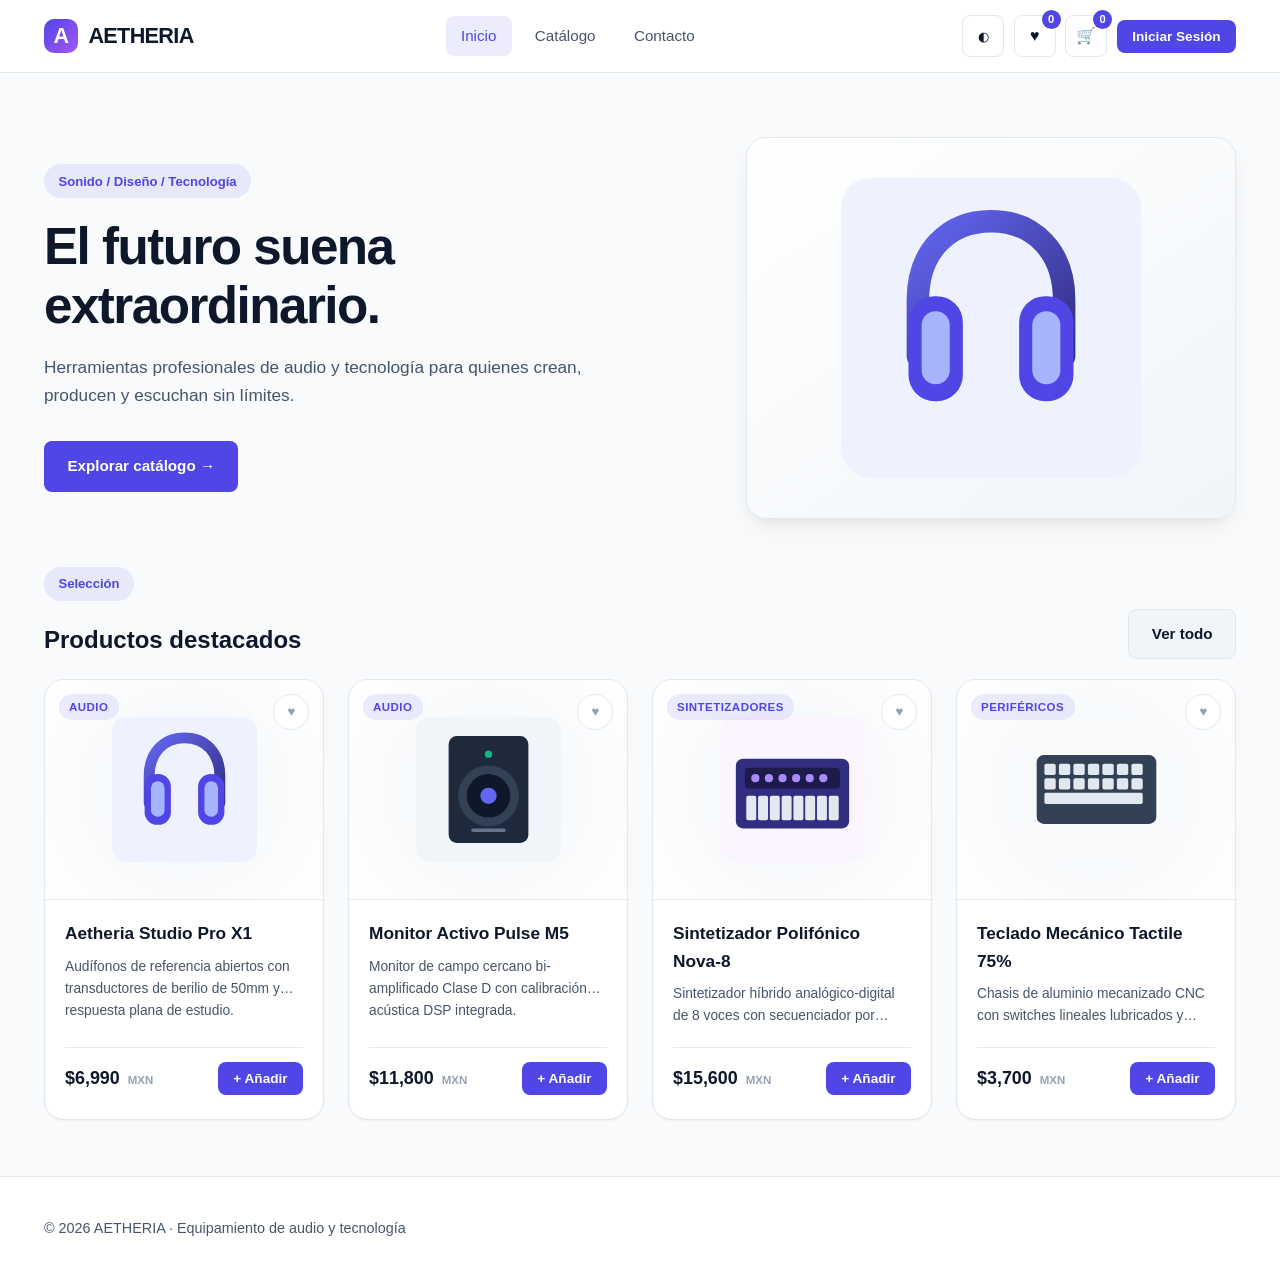
<file: index.html>
<!DOCTYPE html>
<html lang="es" data-theme="light">
<head>
  <meta charset="UTF-8"><meta name="viewport" content="width=device-width, initial-scale=1.0">
  <meta name="theme-color" content="#4f46e5"><title>AETHERIA — Equipamiento de Audio</title>
  <link rel="manifest" href="manifest.json">
  <link rel="stylesheet" href="css/variables.css"><link rel="stylesheet" href="css/base.css">
  <link rel="stylesheet" href="css/components.css"><link rel="stylesheet" href="css/pages.css">
</head>
<body>
  <header class="navbar"><div class="container nav-content">
    <a class="brand" href="index.html"><span class="brand-icon">A</span>AETHERIA</a>
    <nav class="nav-links"><a class="nav-link active" href="index.html">Inicio</a><a class="nav-link" href="catalogo.html">Catálogo</a><a class="nav-link" href="contacto.html">Contacto</a></nav>
    <div class="nav-actions"><button class="icon-btn" id="themeToggleBtn" title="Cambiar tema">◐</button><a class="icon-btn" href="carrito.html" title="Favoritos">♥<span class="badge" id="favBadge">0</span></a><a class="icon-btn" href="carrito.html" title="Carrito">🛒<span class="badge" id="cartBadge">0</span></a><div id="authHeaderArea"></div></div>
  </div></header>
  <main class="container">
    <section class="hero"><div><span class="hero-tag">Sonido / Diseño / Tecnología</span><h1>El futuro suena extraordinario.</h1><p>Herramientas profesionales de audio y tecnología para quienes crean, producen y escuchan sin límites.</p><a class="btn btn-primary" href="catalogo.html">Explorar catálogo →</a></div><div class="hero-visual"><img src="img/p1.svg" alt="Audífonos Aetheria" style="width:min(300px,85%); height:auto;"></div></section>
    <section><div style="display:flex;justify-content:space-between;align-items:end;margin-bottom:1.25rem"><div><span class="hero-tag">Selección</span><h2>Productos destacados</h2></div><a class="btn btn-secondary" href="catalogo.html">Ver todo</a></div><div class="product-grid" id="featuredProductsGrid"></div></section>
  </main>
  <footer><div class="container">© 2026 AETHERIA · Equipamiento de audio y tecnología</div></footer>
  <div id="globalModalsContainer"></div><div class="toast-container" id="toastContainer"></div>
  <script src="js/main.js"></script><script src="js/inicio.js"></script>
</body></html>
</file>
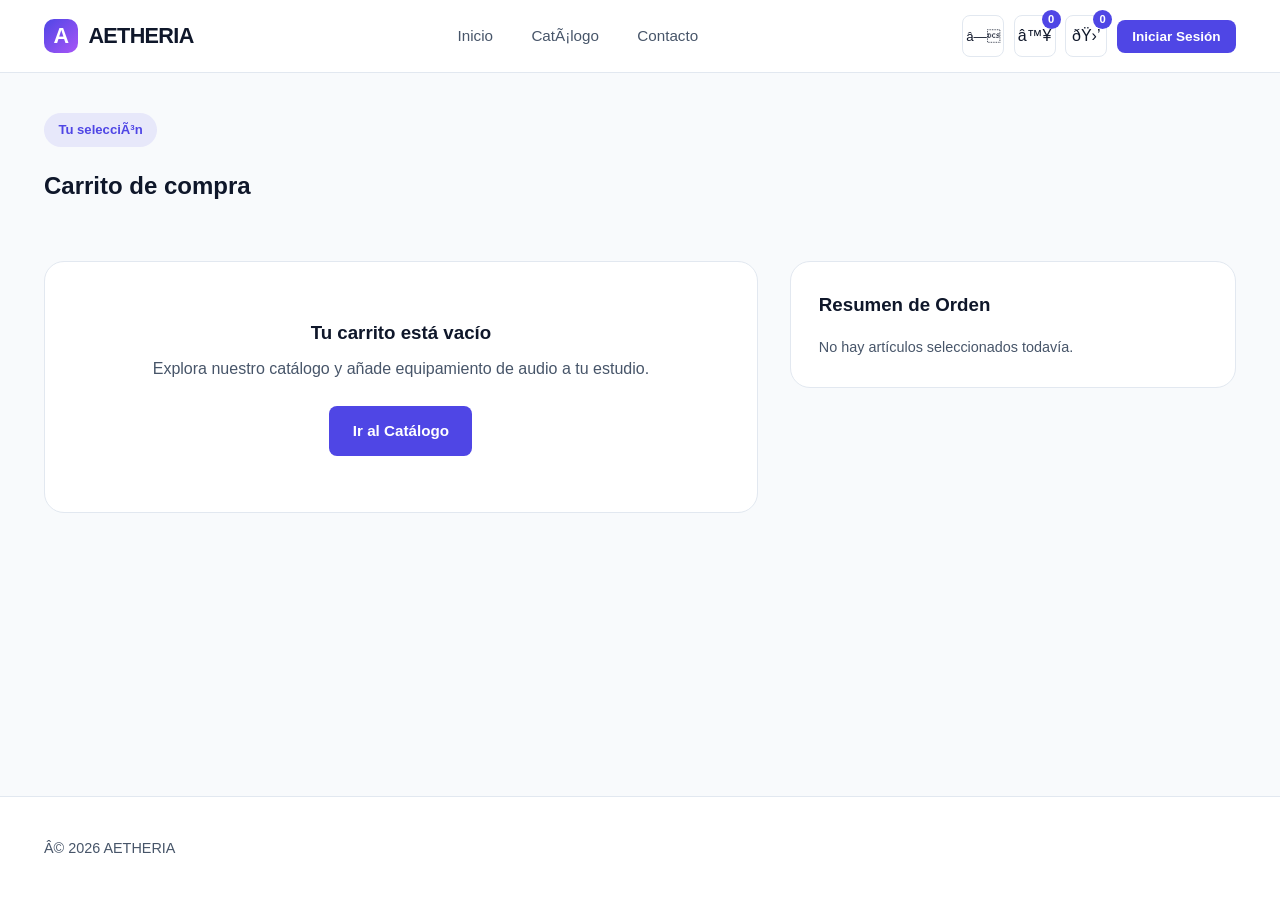
<file: carrito.html>
<!DOCTYPE html>
<html lang="es" data-theme="light"><head><meta charset="UTF-8"><meta name="viewport" content="width=device-width, initial-scale=1.0"><title>Carrito â€” AETHERIA</title><link rel="manifest" href="manifest.json"><meta name="theme-color" content="#4f46e5"><link rel="stylesheet" href="css/variables.css"><link rel="stylesheet" href="css/base.css"><link rel="stylesheet" href="css/components.css"><link rel="stylesheet" href="css/pages.css"></head><body>
<header class="navbar"><div class="container nav-content"><a class="brand" href="index.html"><span class="brand-icon">A</span>AETHERIA</a><nav class="nav-links"><a class="nav-link" href="index.html">Inicio</a><a class="nav-link" href="catalogo.html">CatÃ¡logo</a><a class="nav-link" href="contacto.html">Contacto</a></nav><div class="nav-actions"><button class="icon-btn" id="themeToggleBtn">â—</button><a class="icon-btn" href="catalogo.html?favs=1">â™¥<span class="badge" id="favBadge">0</span></a><a class="icon-btn active" href="carrito.html">ðŸ›’<span class="badge" id="cartBadge">0</span></a><div id="authHeaderArea"></div></div></div></header>
<main class="container"><section class="catalog-header"><span class="hero-tag">Tu selecciÃ³n</span><h1>Carrito de compra</h1></section><div class="cart-layout"><div id="cartItemsContainer"></div><aside class="summary-box" id="cartSummaryBox"></aside></div></main>
<div class="modal-backdrop" id="checkoutModal"><div class="modal-card"><div class="modal-header"><h2>Datos de envÃ­o</h2><button class="icon-btn" id="closeCheckoutBtn">âœ•</button></div><form id="checkoutAddressForm"><div class="form-group"><label>Nombre completo *</label><input id="shipName" class="form-control" required></div><div class="form-group"><label>DirecciÃ³n *</label><input id="shipStreet" class="form-control" required></div><div class="form-group"><label>Ciudad *</label><input id="shipCity" class="form-control" required></div><div class="form-group"><label>TelÃ©fono *</label><input id="shipPhone" class="form-control" required minlength="10"></div><div style="display:flex;gap:.75rem"><button type="submit" class="btn btn-primary" style="flex:1">Confirmar pedido</button><button type="button" class="btn btn-secondary" id="cancelCheckoutBtn">Cancelar</button></div></form></div></div>
<footer><div class="container">Â© 2026 AETHERIA</div></footer><div id="globalModalsContainer"></div><div class="toast-container" id="toastContainer"></div><script src="js/main.js"></script><script src="js/carrito.js"></script></body></html>
</file>
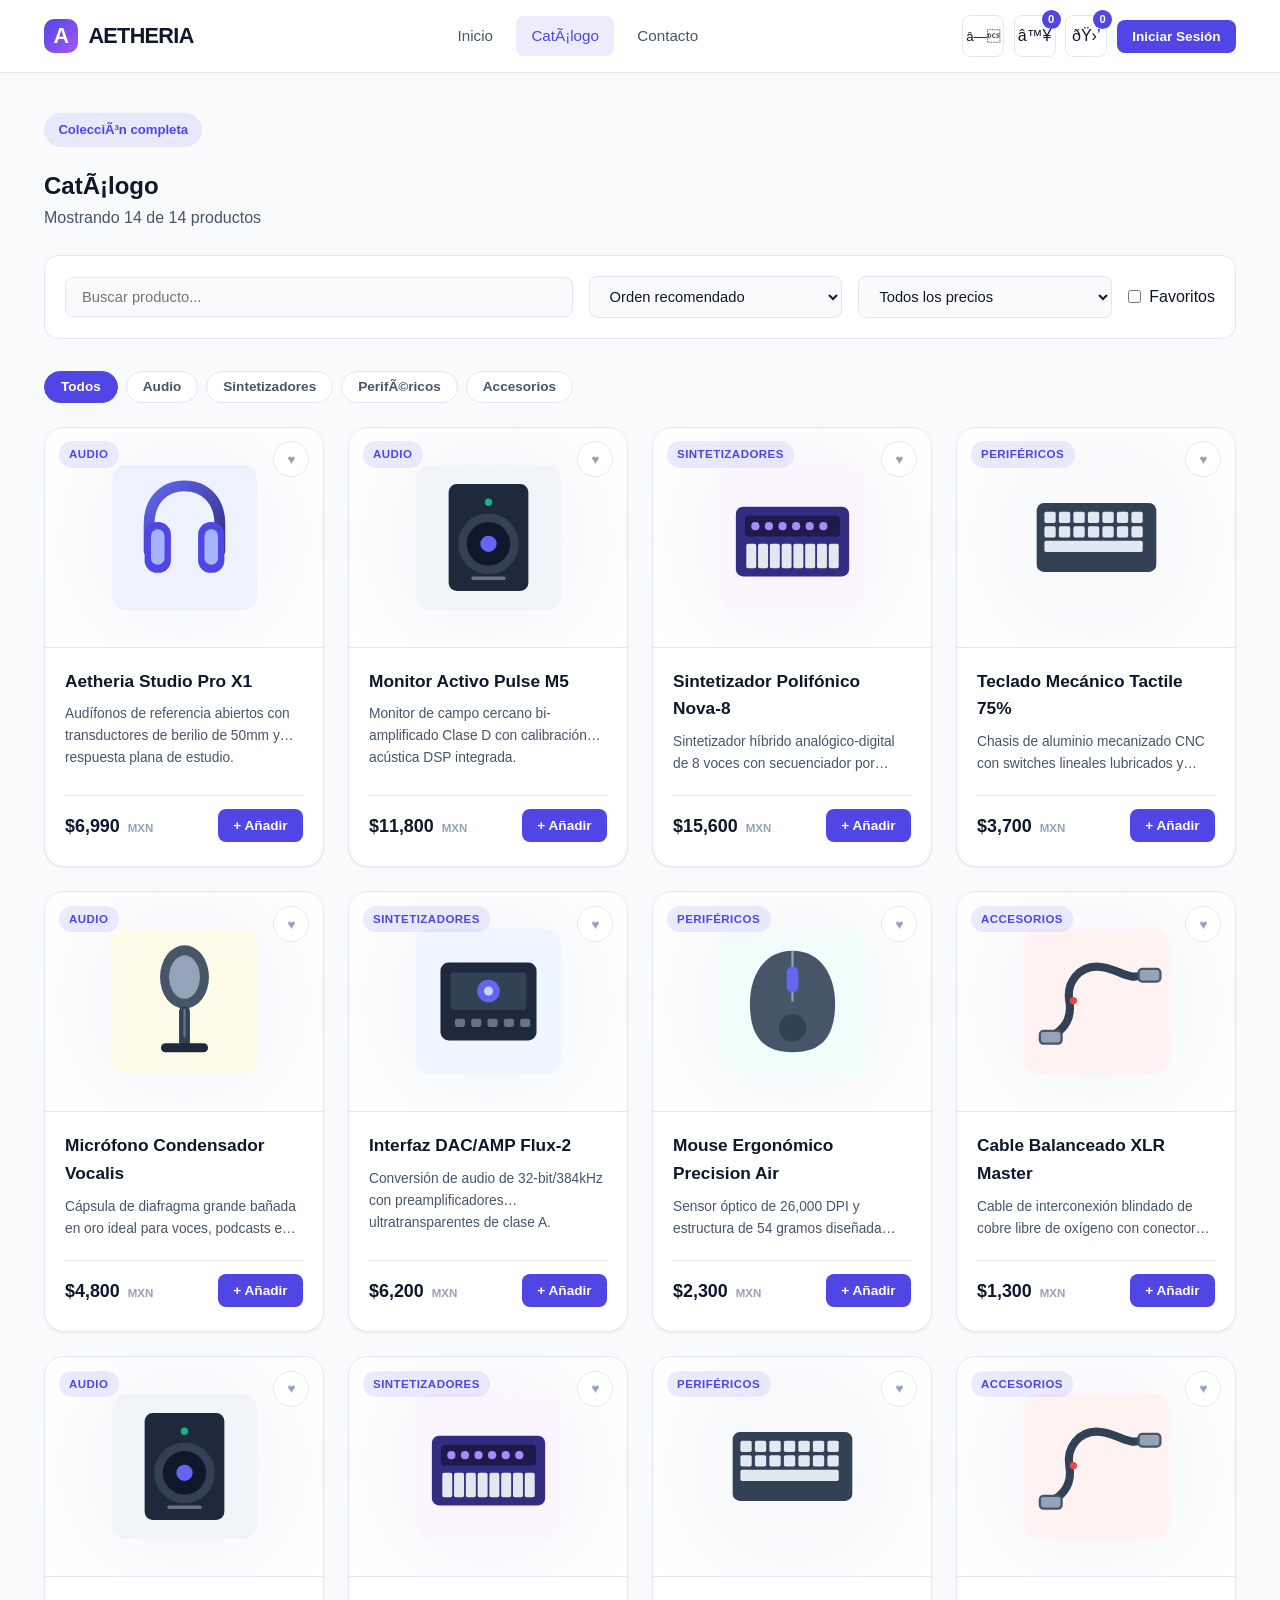
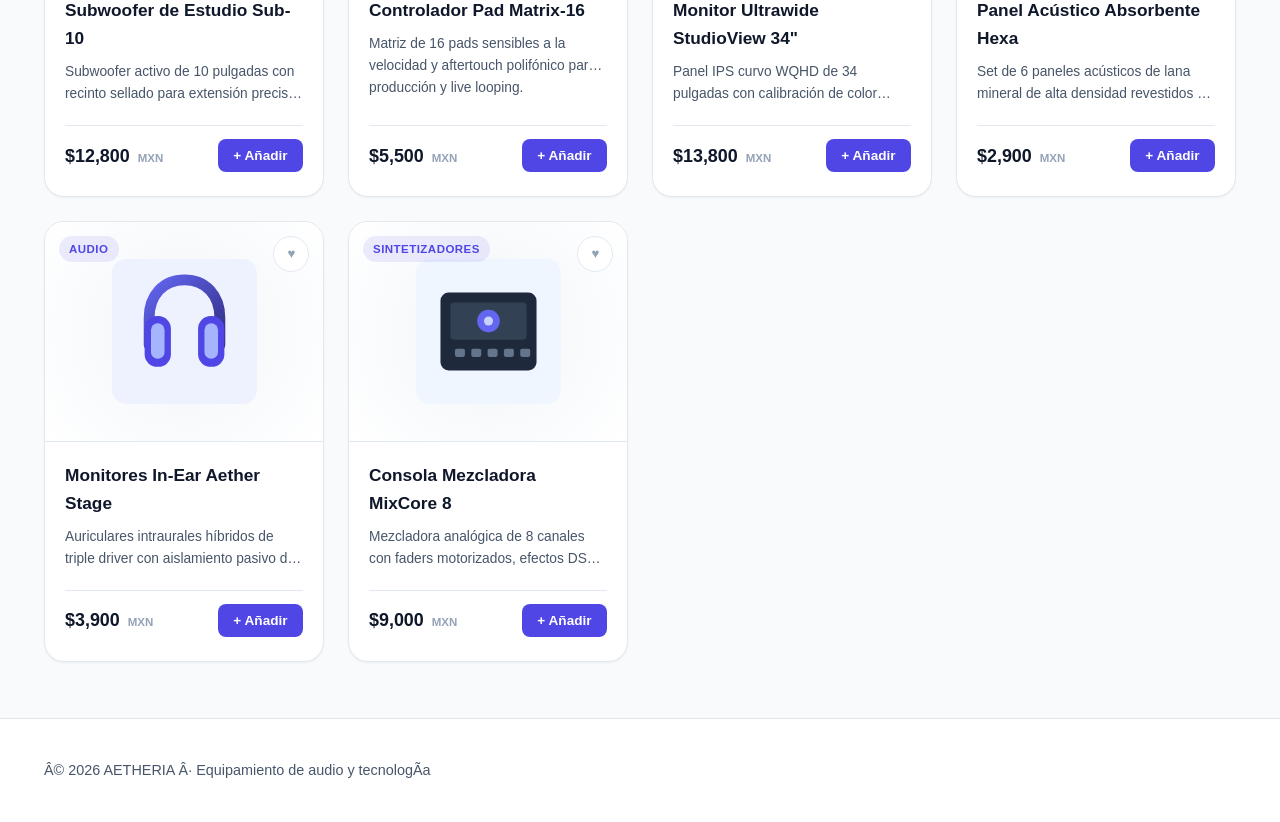
<file: catalogo.html>
<!DOCTYPE html>
<html lang="es" data-theme="light"><head><meta charset="UTF-8"><meta name="viewport" content="width=device-width, initial-scale=1.0"><title>CatÃ¡logo â€” AETHERIA</title><link rel="manifest" href="manifest.json"><meta name="theme-color" content="#4f46e5"><link rel="stylesheet" href="css/variables.css"><link rel="stylesheet" href="css/base.css"><link rel="stylesheet" href="css/components.css"><link rel="stylesheet" href="css/pages.css"></head><body>
<header class="navbar"><div class="container nav-content"><a class="brand" href="index.html"><span class="brand-icon">A</span>AETHERIA</a><nav class="nav-links"><a class="nav-link" href="index.html">Inicio</a><a class="nav-link active" href="catalogo.html">CatÃ¡logo</a><a class="nav-link" href="contacto.html">Contacto</a></nav><div class="nav-actions"><button class="icon-btn" id="themeToggleBtn" title="Cambiar tema">â—</button><a class="icon-btn" href="catalogo.html?favs=1" title="Favoritos">â™¥<span class="badge" id="favBadge">0</span></a><a class="icon-btn" href="carrito.html" title="Carrito">ðŸ›’<span class="badge" id="cartBadge">0</span></a><div id="authHeaderArea"></div></div></div></header>
<main class="container"><section class="catalog-header"><span class="hero-tag">ColecciÃ³n completa</span><h1>CatÃ¡logo</h1><p id="catalogStats" style="color:var(--text-secondary)"></p></section>
<div class="filters-bar"><input id="searchInput" class="form-control" type="search" placeholder="Buscar producto..."><select id="sortSelect" class="form-control"><option value="default">Orden recomendado</option><option value="price-asc">Precio: menor a mayor</option><option value="price-desc">Precio: mayor a menor</option><option value="name-asc">Nombre Aâ€“Z</option></select><select id="priceRangeSelect" class="form-control"><option value="todos">Todos los precios</option><option value="under-4000">Menos de $4,000</option><option value="4000-10000">$4,000 â€“ $10,000</option><option value="over-10000">MÃ¡s de $10,000</option></select><label style="display:flex;gap:.5rem;align-items:center"><input id="favOnlyCheckbox" type="checkbox"> Favoritos</label></div>
<div class="filter-chips" id="categoryChips"><button class="chip active" data-cat="todos">Todos</button><button class="chip" data-cat="Audio">Audio</button><button class="chip" data-cat="Sintetizadores">Sintetizadores</button><button class="chip" data-cat="PerifÃ©ricos">PerifÃ©ricos</button><button class="chip" data-cat="Accesorios">Accesorios</button></div>
<div class="dev-toolbar" id="devCatalogToolbar"><strong>Modo desarrollador</strong><button class="btn btn-warning" onclick="DevManager.openProductModal()">ï¼‹ Agregar producto</button></div><div class="product-grid" id="catalogProductsGrid"></div></main>
<footer><div class="container">Â© 2026 AETHERIA Â· Equipamiento de audio y tecnologÃ­a</div></footer><div id="globalModalsContainer"></div><div class="toast-container" id="toastContainer"></div><script src="js/main.js"></script><script src="js/catalogo.js"></script></body></html>
</file>
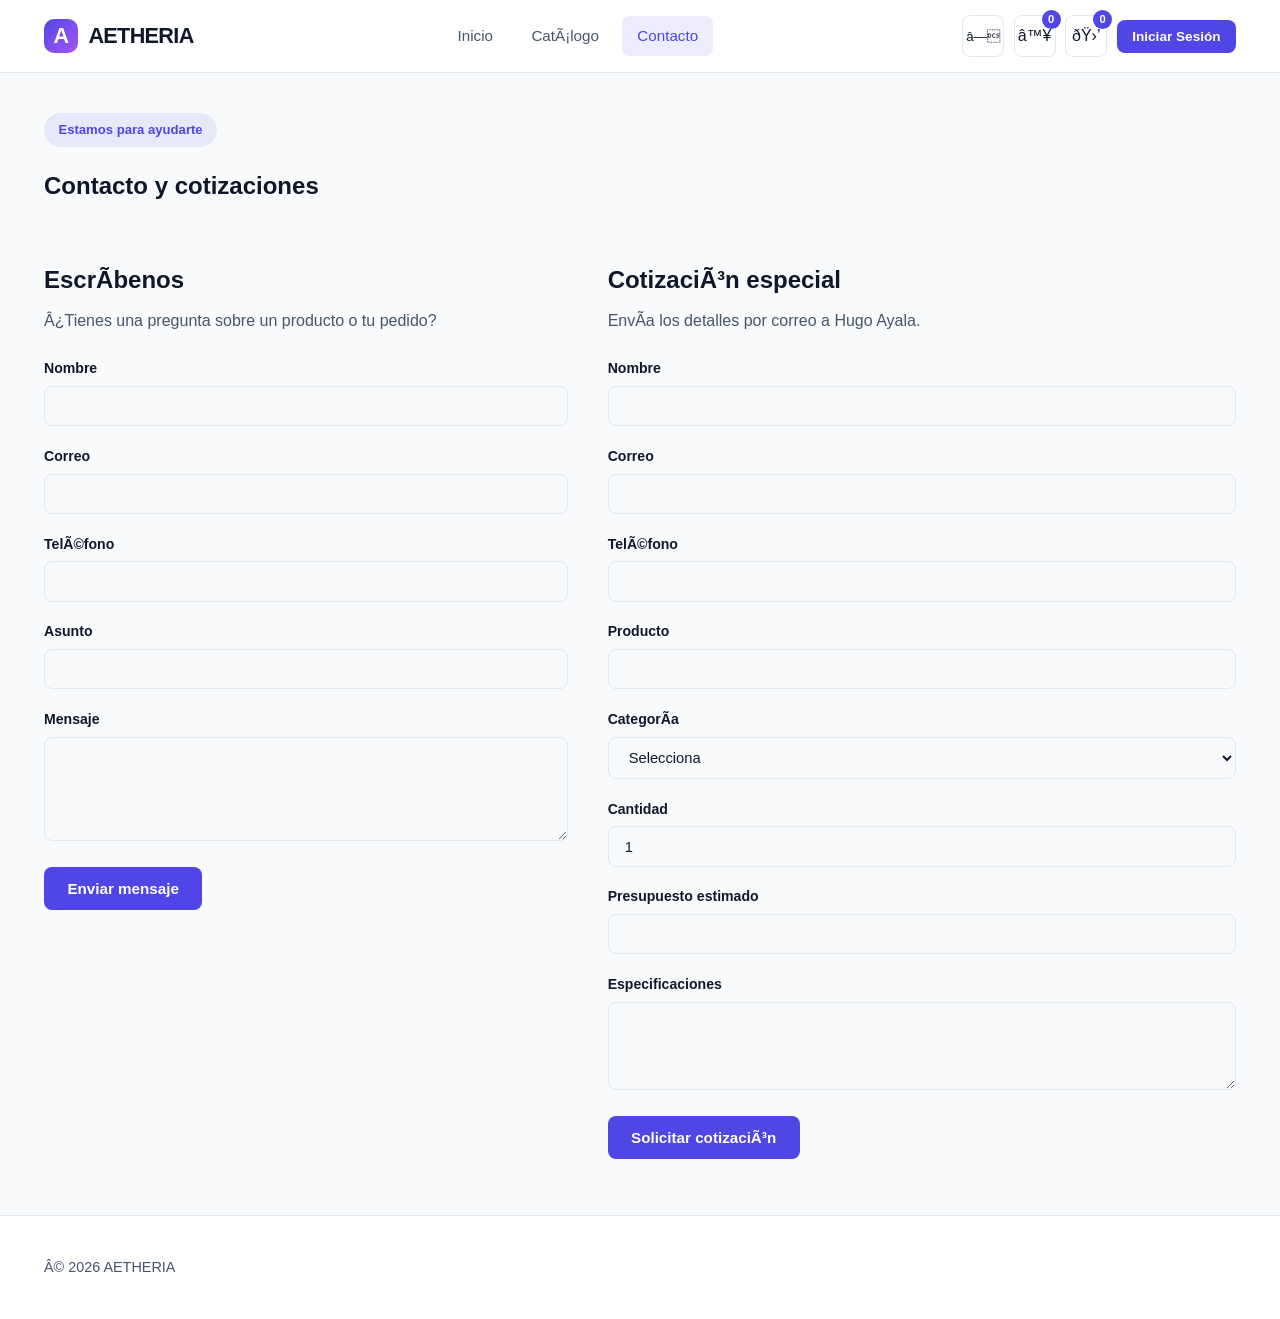
<file: contacto.html>
<!DOCTYPE html>
<html lang="es" data-theme="light"><head><meta charset="UTF-8"><meta name="viewport" content="width=device-width, initial-scale=1.0"><title>Contacto â€” AETHERIA</title><link rel="manifest" href="manifest.json"><meta name="theme-color" content="#4f46e5"><link rel="stylesheet" href="css/variables.css"><link rel="stylesheet" href="css/base.css"><link rel="stylesheet" href="css/components.css"><link rel="stylesheet" href="css/pages.css"></head><body>
<header class="navbar"><div class="container nav-content"><a class="brand" href="index.html"><span class="brand-icon">A</span>AETHERIA</a><nav class="nav-links"><a class="nav-link" href="index.html">Inicio</a><a class="nav-link" href="catalogo.html">CatÃ¡logo</a><a class="nav-link active" href="contacto.html">Contacto</a></nav><div class="nav-actions"><button class="icon-btn" id="themeToggleBtn">â—</button><a class="icon-btn" href="catalogo.html?favs=1">â™¥<span class="badge" id="favBadge">0</span></a><a class="icon-btn" href="carrito.html">ðŸ›’<span class="badge" id="cartBadge">0</span></a><div id="authHeaderArea"></div></div></div></header>
<main class="container"><section class="catalog-header"><span class="hero-tag">Estamos para ayudarte</span><h1>Contacto y cotizaciones</h1></section><div class="contact-grid"><section><h2>EscrÃ­benos</h2><p style="color:var(--text-secondary);margin:.5rem 0 1.5rem">Â¿Tienes una pregunta sobre un producto o tu pedido?</p><form id="contactForm"><div id="contactSuccessBanner" style="display:none;color:var(--success);margin-bottom:1rem">Mensaje listo para enviar.</div><div id="group-name" class="form-group"><label>Nombre</label><input id="contactName" class="form-control" minlength="3"><small class="error-msg">Ingresa al menos 3 caracteres.</small></div><div id="group-email" class="form-group"><label>Correo</label><input id="contactEmail" type="email" class="form-control"><small class="error-msg">Ingresa un correo vÃ¡lido.</small></div><div id="group-phone" class="form-group"><label>TelÃ©fono</label><input id="contactPhone" class="form-control"><small class="error-msg">Ingresa al menos 10 dÃ­gitos.</small></div><div id="group-subject" class="form-group"><label>Asunto</label><input id="contactSubject" class="form-control"><small class="error-msg">El asunto es obligatorio.</small></div><div id="group-message" class="form-group"><label>Mensaje</label><textarea id="contactMessage" class="form-control" rows="5"></textarea><small class="error-msg">Escribe al menos 15 caracteres.</small></div><button class="btn btn-primary" type="submit">Enviar mensaje</button></form></section><section><h2>CotizaciÃ³n especial</h2><p style="color:var(--text-secondary);margin:.5rem 0 1.5rem">EnvÃ­a los detalles por correo a Hugo Ayala.</p><form id="quoteForm"><div id="quoteSuccessBanner" style="display:none;color:var(--success);margin-bottom:1rem"></div><div id="quote-group-name" class="form-group"><label>Nombre</label><input id="quoteClientName" class="form-control"></div><div id="quote-group-email" class="form-group"><label>Correo</label><input id="quoteClientEmail" type="email" class="form-control"></div><div id="quote-group-phone" class="form-group"><label>TelÃ©fono</label><input id="quoteClientPhone" class="form-control"></div><div id="quote-group-product" class="form-group"><label>Producto</label><input id="quoteProductName" class="form-control"></div><div id="quote-group-category" class="form-group"><label>CategorÃ­a</label><select id="quoteCategory" class="form-control"><option value="">Selecciona</option><option>Audio</option><option>Sintetizadores</option><option>PerifÃ©ricos</option><option>Accesorios</option></select></div><div id="quote-group-qty" class="form-group"><label>Cantidad</label><input id="quoteQty" class="form-control" type="number" min="1" value="1"></div><div class="form-group"><label>Presupuesto estimado</label><input id="quoteBudget" class="form-control" type="number" min="0"></div><div id="quote-group-specs" class="form-group"><label>Especificaciones</label><textarea id="quoteSpecs" class="form-control" rows="4"></textarea></div><button class="btn btn-primary" type="submit">Solicitar cotizaciÃ³n</button></form></section></div></main>
<footer><div class="container">Â© 2026 AETHERIA</div></footer><div id="globalModalsContainer"></div><div class="toast-container" id="toastContainer"></div><script src="js/main.js"></script><script src="js/contacto.js"></script></body></html>
</file>
<file: css/variables.css>
:root {
    --bg-primary: #f8fafc;
    --bg-secondary: #ffffff;
    --bg-tertiary: #f1f5f9;
    --text-primary: #0f172a;
    --text-secondary: #475569;
    --text-muted: #94a3b8;
    --accent-primary: #4f46e5;
    --accent-hover: #4338ca;
    --accent-soft: rgba(79, 70, 229, 0.1);
    --border-color: #e2e8f0;
    --shadow-sm: 0 1px 2px 0 rgba(0, 0, 0, 0.05);
    --shadow-md: 0 4px 6px -1px rgba(0, 0, 0, 0.08), 0 2px 4px -2px rgba(0, 0, 0, 0.05);
    --shadow-lg: 0 10px 25px -5px rgba(0, 0, 0, 0.08), 0 8px 10px -6px rgba(0, 0, 0, 0.04);
    --success: #10b981;
    --danger: #ef4444;
    --warning: #f59e0b;
    --radius-sm: 0.5rem;
    --radius-md: 0.875rem;
    --radius-lg: 1.25rem;
    --transition: all 0.25s cubic-bezier(0.4, 0, 0.2, 1);
}

[data-theme="dark"] {
    --bg-primary: #090d16;
    --bg-secondary: #111827;
    --bg-tertiary: #1e293b;
    --text-primary: #f8fafc;
    --text-secondary: #cbd5e1;
    --text-muted: #64748b;
    --accent-primary: #6366f1;
    --accent-hover: #818cf8;
    --accent-soft: rgba(99, 102, 241, 0.16);
    --border-color: #1e293b;
    --shadow-sm: 0 1px 2px 0 rgba(0, 0, 0, 0.3);
    --shadow-md: 0 4px 6px -1px rgba(0, 0, 0, 0.4);
    --shadow-lg: 0 15px 30px -5px rgba(0, 0, 0, 0.55);
}
</file>
<file: css/base.css>
* {
    margin: 0;
    padding: 0;
    box-sizing: border-box;
}

body {
    font-family: 'Inter', -apple-system, BlinkMacSystemFont, sans-serif;
    background-color: var(--bg-primary);
    color: var(--text-primary);
    line-height: 1.6;
    transition: background-color 0.3s ease, color 0.3s ease;
    min-height: 100vh;
    display: flex;
    flex-direction: column;
    overflow-x: hidden;
}

a {
    text-decoration: none;
    color: inherit;
}

button, input, select, textarea {
    font-family: inherit;
}

.container {
    width: 100%;
    max-width: 1240px;
    margin: 0 auto;
    padding: 0 1.5rem;
}

main {
    flex: 1;
    padding-bottom: 6rem;
}

footer {
    background-color: var(--bg-secondary);
    border-top: 1px solid var(--border-color);
    padding: 2.5rem 0;
    margin-top: 3.5rem;
    color: var(--text-secondary);
    font-size: 0.9rem;
}
</file>
<file: css/components.css>
.navbar {
    position: sticky;
    top: 0;
    z-index: 100;
    background: var(--bg-secondary);
    border-bottom: 1px solid var(--border-color);
    backdrop-filter: blur(12px);
}

.nav-content {
    display: flex;
    align-items: center;
    justify-content: space-between;
    height: 4.5rem;
    gap: 1rem;
}

.brand {
    display: flex;
    align-items: center;
    gap: 0.65rem;
    font-weight: 800;
    font-size: 1.35rem;
    letter-spacing: -0.03em;
    cursor: pointer;
}

.brand-icon {
    width: 34px;
    height: 34px;
    background: linear-gradient(135deg, var(--accent-primary), #a855f7);
    border-radius: 10px;
    display: grid;
    place-items: center;
    color: white;
}

.nav-links {
    display: flex;
    align-items: center;
    gap: 0.5rem;
}

.nav-link {
    padding: 0.5rem 0.95rem;
    border-radius: var(--radius-sm);
    font-weight: 500;
    font-size: 0.95rem;
    color: var(--text-secondary);
    transition: var(--transition);
    cursor: pointer;
    border: none;
    background: transparent;
}

.nav-link:hover, .nav-link.active {
    color: var(--accent-primary);
    background-color: var(--accent-soft);
}

.nav-actions {
    display: flex;
    align-items: center;
    gap: 0.6rem;
}

.icon-btn {
    position: relative;
    width: 42px;
    height: 42px;
    border-radius: var(--radius-sm);
    border: 1px solid var(--border-color);
    background-color: var(--bg-secondary);
    color: var(--text-primary);
    display: grid;
    place-items: center;
    cursor: pointer;
    transition: var(--transition);
}

.icon-btn:hover {
    border-color: var(--accent-primary);
    color: var(--accent-primary);
    transform: translateY(-1px);
}

.badge {
    position: absolute;
    top: -6px;
    right: -6px;
    background-color: var(--accent-primary);
    color: #ffffff;
    font-size: 0.7rem;
    font-weight: 700;
    min-width: 19px;
    height: 19px;
    border-radius: 999px;
    display: grid;
    place-items: center;
    padding: 0 5px;
}

.btn {
    display: inline-flex;
    align-items: center;
    justify-content: center;
    gap: 0.5rem;
    padding: 0.75rem 1.4rem;
    border-radius: var(--radius-sm);
    font-weight: 600;
    font-size: 0.95rem;
    cursor: pointer;
    transition: var(--transition);
    border: 1px solid transparent;
}

.btn-primary {
    background-color: var(--accent-primary);
    color: #ffffff;
}

.btn-primary:hover {
    background-color: var(--accent-hover);
    transform: translateY(-1px);
    box-shadow: 0 6px 18px rgba(79, 70, 229, 0.3);
}

.btn-secondary {
    background-color: var(--bg-tertiary);
    color: var(--text-primary);
    border-color: var(--border-color);
}

.btn-secondary:hover {
    border-color: var(--accent-primary);
    color: var(--accent-primary);
}

.btn-warning {
    background-color: var(--warning);
    color: #0f172a;
}

.btn-danger {
    background-color: var(--danger);
    color: #ffffff;
}

.btn-sm {
    padding: 0.5rem 0.9rem;
    font-size: 0.85rem;
}

.product-grid {
    display: grid;
    grid-template-columns: repeat(auto-fill, minmax(265px, 1fr));
    gap: 1.5rem;
}

.product-card {
    background-color: var(--bg-secondary);
    border: 1px solid var(--border-color);
    border-radius: var(--radius-lg);
    overflow: hidden;
    display: flex;
    flex-direction: column;
    transition: var(--transition);
    box-shadow: var(--shadow-sm);
    position: relative;
}

.product-card:hover {
    transform: translateY(-5px);
    box-shadow: var(--shadow-lg);
    border-color: var(--accent-primary);
}

.product-media {
    position: relative;
    background: radial-gradient(circle at center, var(--bg-tertiary) 0%, var(--bg-secondary) 100%);
    padding: 1.75rem;
    height: 220px;
    display: flex;
    align-items: center;
    justify-content: center;
    cursor: pointer;
    border-bottom: 1px solid var(--border-color);
}

.product-media img, .product-media svg {
    width: 145px;
    height: 145px;
    object-fit: contain;
    transition: transform 0.35s ease;
}

.product-card:hover .product-media img,
.product-card:hover .product-media svg {
    transform: scale(1.07);
}

.fav-btn {
    position: absolute;
    top: 0.85rem;
    right: 0.85rem;
    width: 36px;
    height: 36px;
    border-radius: 50%;
    background: var(--bg-secondary);
    border: 1px solid var(--border-color);
    color: var(--text-muted);
    display: grid;
    place-items: center;
    cursor: pointer;
    transition: var(--transition);
    z-index: 2;
}

.fav-btn.active, .fav-btn:hover {
    color: var(--danger);
    border-color: var(--danger);
    transform: scale(1.08);
}

.category-pill {
    position: absolute;
    top: 0.85rem;
    left: 0.85rem;
    background: var(--accent-soft);
    color: var(--accent-primary);
    font-size: 0.72rem;
    font-weight: 700;
    text-transform: uppercase;
    letter-spacing: 0.04em;
    padding: 0.25rem 0.65rem;
    border-radius: 999px;
}

.product-body {
    padding: 1.25rem;
    display: flex;
    flex-direction: column;
    flex: 1;
    gap: 0.5rem;
}

.product-title {
    font-size: 1.08rem;
    font-weight: 700;
    cursor: pointer;
    transition: color 0.2s;
}

.product-title:hover {
    color: var(--accent-primary);
}

.product-desc {
    font-size: 0.86rem;
    color: var(--text-secondary);
    display: -webkit-box;
    -webkit-line-clamp: 2;
    -webkit-box-orient: vertical;
    overflow: hidden;
    flex: 1;
}

.product-footer {
    display: flex;
    align-items: center;
    justify-content: space-between;
    gap: 0.75rem;
    margin-top: 0.75rem;
    padding-top: 0.85rem;
    padding-bottom: 0.25rem;
    border-top: 1px solid var(--border-color);
}

.product-price {
    font-size: 1.12rem;
    font-weight: 800;
    color: var(--text-primary);
    line-height: 1.25;
    white-space: nowrap;
}

.product-price small {
    display: inline-block;
    font-size: 0.72rem;
    font-weight: 600;
    color: var(--text-muted);
    margin-left: 3px;
}

.role-pill {
    display: inline-flex;
    align-items: center;
    gap: 0.35rem;
    padding: 0.3rem 0.7rem;
    border-radius: 999px;
    font-size: 0.78rem;
    font-weight: 700;
    background: var(--accent-soft);
    color: var(--accent-primary);
    white-space: nowrap;
}

.role-pill.dev {
    background: rgba(245, 158, 11, 0.16);
    color: var(--warning);
}

.dev-toolbar {
    display: none;
    background: var(--bg-secondary);
    border: 1px dashed var(--warning);
    border-radius: var(--radius-md);
    padding: 1rem 1.25rem;
    margin-bottom: 1.5rem;
    align-items: center;
    justify-content: space-between;
    flex-wrap: wrap;
    gap: 1rem;
}

.dev-toolbar.visible {
    display: flex;
}

.dev-card-actions {
    display: flex;
    gap: 0.45rem;
    margin-top: 0.65rem;
    padding-top: 0.65rem;
    border-top: 1px dashed var(--border-color);
}

/* Modales limpios sin barras de scroll innecesarias */
.modal-backdrop {
    position: fixed;
    inset: 0;
    background: rgba(9, 13, 22, 0.72);
    backdrop-filter: blur(5px);
    display: none;
    align-items: center;
    justify-content: center;
    z-index: 500;
    padding: 1rem;
    overflow-y: auto;
}

.modal-backdrop.open {
    display: flex;
}

.modal-card {
    background: var(--bg-secondary);
    border: 1px solid var(--border-color);
    border-radius: var(--radius-lg);
    width: 100%;
    max-width: 480px;
    padding: 1.75rem;
    box-shadow: var(--shadow-lg);
    overflow: visible;
    margin: auto;
}

.modal-header {
    display: flex;
    justify-content: space-between;
    align-items: center;
    gap: 1rem;
    margin-bottom: 1.25rem;
}

.modal-header h2 {
    font-size: 1.35rem;
    font-weight: 800;
    white-space: nowrap;
}

.toast-container {
    position: fixed;
    bottom: 1.5rem;
    right: 1.5rem;
    z-index: 999;
    display: flex;
    flex-direction: column;
    gap: 0.6rem;
}

.toast {
    background-color: var(--bg-secondary);
    color: var(--text-primary);
    border: 1px solid var(--border-color);
    border-left: 4px solid var(--accent-primary);
    padding: 0.9rem 1.25rem;
    border-radius: var(--radius-sm);
    box-shadow: var(--shadow-lg);
    font-size: 0.9rem;
    font-weight: 500;
}
</file>
<file: css/pages.css>
.hero {
    padding: 4rem 0 3rem;
    display: grid;
    grid-template-columns: 1.15fr 0.85fr;
    gap: 2.5rem;
    align-items: center;
}

.hero-tag {
    display: inline-flex;
    align-items: center;
    gap: 0.5rem;
    background: var(--accent-soft);
    color: var(--accent-primary);
    padding: 0.4rem 0.9rem;
    border-radius: 999px;
    font-size: 0.82rem;
    font-weight: 700;
    margin-bottom: 1.25rem;
}

.hero h1 {
    font-size: clamp(2.1rem, 4vw, 3.3rem);
    font-weight: 800;
    line-height: 1.15;
    letter-spacing: -0.03em;
    margin-bottom: 1.15rem;
}

.hero p {
    color: var(--text-secondary);
    font-size: 1.08rem;
    margin-bottom: 2rem;
    max-width: 540px;
}

.hero-visual {
    background: linear-gradient(145deg, var(--bg-secondary), var(--bg-tertiary));
    border: 1px solid var(--border-color);
    border-radius: var(--radius-lg);
    padding: 2.5rem;
    display: flex;
    flex-direction: column;
    align-items: center;
    justify-content: center;
    box-shadow: var(--shadow-lg);
}

.catalog-header {
    padding: 2.5rem 0 1.5rem;
}

.filters-bar {
    background-color: var(--bg-secondary);
    border: 1px solid var(--border-color);
    border-radius: var(--radius-md);
    padding: 1.25rem;
    margin-bottom: 2rem;
    display: grid;
    grid-template-columns: 2fr 1fr 1fr auto;
    gap: 1rem;
    align-items: center;
}

.form-control {
    width: 100%;
    padding: 0.7rem 1rem;
    border-radius: var(--radius-sm);
    border: 1px solid var(--border-color);
    background-color: var(--bg-primary);
    color: var(--text-primary);
    font-size: 0.92rem;
    transition: var(--transition);
}

.form-control:focus {
    outline: none;
    border-color: var(--accent-primary);
    box-shadow: 0 0 0 3px var(--accent-soft);
}

.filter-chips {
    display: flex;
    flex-wrap: wrap;
    gap: 0.5rem;
    margin-bottom: 1.5rem;
}

.chip {
    padding: 0.45rem 1rem;
    border-radius: 999px;
    border: 1px solid var(--border-color);
    background: var(--bg-secondary);
    color: var(--text-secondary);
    font-size: 0.85rem;
    font-weight: 600;
    cursor: pointer;
    transition: var(--transition);
}

.chip.active, .chip:hover {
    background: var(--accent-primary);
    color: #ffffff;
    border-color: var(--accent-primary);
}

.product-detail-card {
    margin-top: 2rem;
    background: var(--bg-secondary);
    border: 1px solid var(--border-color);
    border-radius: var(--radius-lg);
    padding: 2.5rem;
    display: grid;
    grid-template-columns: 1fr 1.1fr;
    gap: 3rem;
    align-items: center;
}

.detail-artwork {
    background: var(--bg-tertiary);
    border-radius: var(--radius-md);
    padding: 3rem;
    display: grid;
    place-items: center;
}

.detail-artwork img {
    width: 240px;
    height: 240px;
    object-fit: contain;
}

.specs-list {
    list-style: none;
    margin: 1.5rem 0;
    display: grid;
    grid-template-columns: repeat(2, 1fr);
    gap: 0.75rem;
}

.specs-list li {
    background: var(--bg-primary);
    padding: 0.7rem 1rem;
    border-radius: var(--radius-sm);
    border: 1px solid var(--border-color);
    font-size: 0.85rem;
}

.cart-layout {
    display: grid;
    grid-template-columns: 1.6fr 1fr;
    gap: 2rem;
    margin-top: 2rem;
    align-items: start;
}

.cart-item {
    background: var(--bg-secondary);
    border: 1px solid var(--border-color);
    border-radius: var(--radius-md);
    padding: 1.15rem;
    display: flex;
    align-items: center;
    gap: 1.25rem;
    margin-bottom: 1rem;
}

.cart-item-img {
    width: 72px;
    height: 72px;
    background: var(--bg-tertiary);
    border-radius: var(--radius-sm);
    padding: 0.6rem;
    object-fit: contain;
    flex-shrink: 0;
}

.qty-controls {
    display: flex;
    align-items: center;
    gap: 0.5rem;
    background: var(--bg-primary);
    border: 1px solid var(--border-color);
    border-radius: var(--radius-sm);
    padding: 0.2rem;
}

.qty-btn {
    width: 28px;
    height: 28px;
    border: none;
    background: transparent;
    color: var(--text-primary);
    font-weight: 700;
    cursor: pointer;
    border-radius: 4px;
}

.summary-box {
    background: var(--bg-secondary);
    border: 1px solid var(--border-color);
    border-radius: var(--radius-lg);
    padding: 1.75rem;
    position: sticky;
    top: 6rem;
}

.contact-grid {
    display: grid;
    grid-template-columns: 1fr 1.2fr;
    gap: 2.5rem;
    margin-top: 2rem;
}

.form-group {
    margin-bottom: 1.15rem;
}

.form-group label {
    display: block;
    font-size: 0.88rem;
    font-weight: 600;
    margin-bottom: 0.4rem;
}

.error-msg {
    color: var(--danger);
    font-size: 0.8rem;
    margin-top: 0.3rem;
    display: none;
}

.form-group.invalid .form-control {
    border-color: var(--danger);
}

.form-group.invalid .error-msg {
    display: block;
}

@media (max-width: 900px) {
    .hero,
    .product-detail-card,
    .cart-layout,
    .contact-grid,
    .filters-bar {
        grid-template-columns: 1fr;
    }
}

@media (max-width: 640px) {
    .container {
        padding-inline: 1rem;
    }

    main {
        padding-bottom: 3rem;
    }

    .nav-content {
        height: auto;
        min-height: 4.25rem;
        flex-wrap: wrap;
        padding-block: 0.55rem;
        gap: 0.55rem;
    }

    .brand {
        font-size: 1.05rem;
        gap: 0.45rem;
    }

    .brand-icon {
        width: 30px;
        height: 30px;
    }

    .nav-links {
        order: 3;
        width: 100%;
        justify-content: space-between;
        border-top: 1px solid var(--border-color);
        padding-top: 0.45rem;
    }

    .nav-link {
        flex: 1;
        text-align: center;
        padding: 0.45rem 0.35rem;
        font-size: 0.82rem;
    }

    .nav-actions {
        gap: 0.35rem;
    }

    .nav-actions .icon-btn {
        width: 36px;
        height: 36px;
    }

    #authHeaderArea {
        display: flex;
        align-items: center;
    }

    #authHeaderArea .btn,
    #authHeaderArea .role-pill {
        max-width: 74px;
        overflow: hidden;
        text-overflow: ellipsis;
        white-space: nowrap;
    }

    #authHeaderArea .btn {
        font-size: 0.72rem;
        padding: 0.45rem 0.55rem;
    }

    .hero {
        padding: 2rem 0 2.5rem;
        gap: 1.5rem;
    }

    .hero h1 {
        font-size: clamp(2rem, 11vw, 2.75rem);
    }

    .hero p {
        font-size: 1rem;
        margin-bottom: 1.35rem;
    }

    .hero-visual {
        padding: 1.25rem;
    }

    .hero-visual img {
        max-width: 230px;
    }

    .product-grid {
        grid-template-columns: 1fr;
        gap: 1rem;
    }

    .product-media {
        height: 200px;
    }

    .catalog-header {
        padding: 1.75rem 0 1rem;
    }

    .filters-bar {
        grid-template-columns: 1fr;
        padding: 1rem;
    }

    .filter-chips {
        flex-wrap: nowrap;
        overflow-x: auto;
        padding-bottom: 0.35rem;
    }

    .chip {
        white-space: nowrap;
    }

    .product-detail-card {
        padding: 1.1rem;
        gap: 1.25rem;
    }

    .detail-artwork {
        padding: 1.5rem;
    }

    .detail-artwork img {
        width: 190px;
        height: 190px;
        max-width: 100%;
    }

    .specs-list {
        grid-template-columns: 1fr;
    }

    .cart-item {
        display: grid;
        grid-template-columns: 58px 1fr auto;
        gap: 0.75rem;
        padding: 0.85rem;
    }

    .cart-item-img {
        width: 58px;
        height: 58px;
    }

    .cart-item > div:nth-of-type(2),
    .cart-item > div:last-of-type {
        grid-column: 2;
    }

    .qty-controls {
        grid-column: 2;
        justify-self: start;
    }

    .cart-item > div[style*="text-align: right"] {
        grid-column: 3;
        grid-row: 2;
        min-width: 0 !important;
        text-align: right !important;
    }

    .summary-box {
        position: static;
    }

    .contact-grid {
        gap: 2rem;
    }

    .modal-card {
        max-height: calc(100vh - 1.5rem);
        overflow-y: auto;
        padding: 1.25rem;
    }

    .modal-header h2 {
        white-space: normal;
    }

    .toast-container {
        left: 1rem;
        right: 1rem;
        bottom: 1rem;
    }

    .toast {
        width: 100%;
    }
}
</file>
